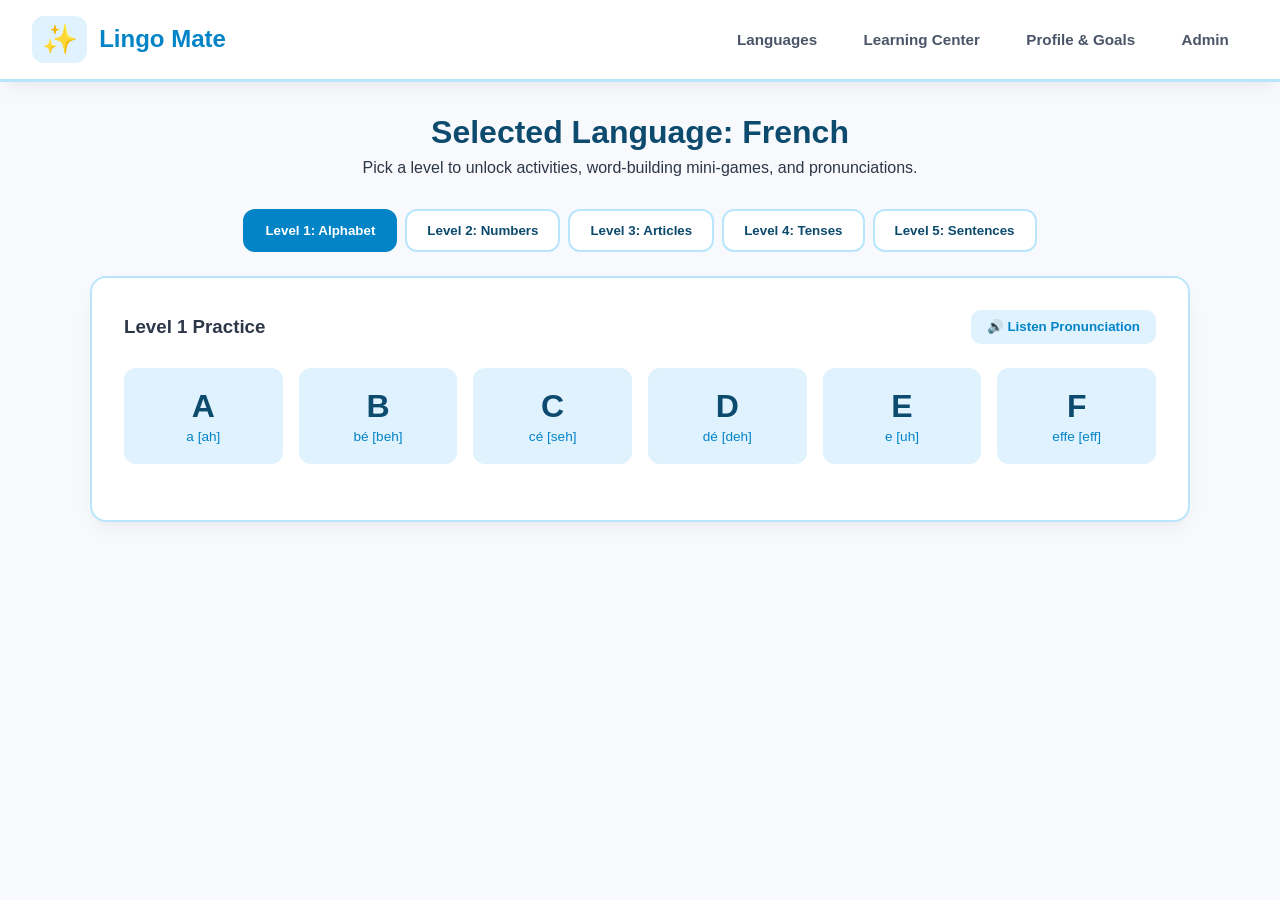
<file: index.html>
<!DOCTYPE html>
<html lang="en">
<head>
  <meta charset="UTF-8" />
  <meta name="viewport" content="width=device-width, initial-scale=1.0"/>
  <title>Lingo Mate - Interactive Language Learning</title>
  <link rel="stylesheet" href="styles.css" />
</head>
<body data-theme="default">

  <!-- Top Header Navigation -->
  <header class="app-header">
    <div class="logo-container">
      <div class="logo-icon">✨</div>
      <h1 class="app-title">Lingo Mate</h1>
    </div>
    <nav class="main-nav">
      <button class="nav-btn active" onclick="switchView('language-hub')">Languages</button>
      <button class="nav-btn" onclick="switchView('learning-center')">Learning Center</button>
      <button class="nav-btn" onclick="switchView('profile-goals')">Profile & Goals</button>
      <button class="nav-btn admin-badge" onclick="switchView('admin-management')">Admin</button>
    </nav>
  </header>

  <main class="main-container">

    <!-- VIEW 1: Language Hub (Select Language) -->
    <section id="language-hub" class="view-panel active">
      <div class="hero-banner">
        <h2>Welcome to Lingo Mate!</h2>
        <p>Choose a language below to start your gamified learning journey with English support and native audio pronunciations.</p>
      </div>

      <div class="language-grid">
        <div class="lang-card french" onclick="selectLanguage('french')">
          <div class="avatar-badge">🧑‍🎨</div>
          <h3>French</h3>
          <p>Français • Soft Pastel Azure</p>
        </div>
        <div class="lang-card german" onclick="selectLanguage('german')">
          <div class="avatar-badge">🧑‍🌾</div>
          <h3>German</h3>
          <p>Deutsch • Soft Pastel Amber</p>
        </div>
        <div class="lang-card japanese" onclick="selectLanguage('japanese')">
          <div class="avatar-badge">🥷</div>
          <h3>Japanese</h3>
          <p>日本語 • Soft Pastel Rose</p>
        </div>
        <div class="lang-card korean" onclick="selectLanguage('korean')">
          <div class="avatar-badge">🧑‍🎤</div>
          <h3>Korean</h3>
          <p>한국어 • Soft Pastel Mint</p>
        </div>
        <div class="lang-card chinese" onclick="selectLanguage('chinese')">
          <div class="avatar-badge">🧑‍💼</div>
          <h3>Chinese</h3>
          <p>中文 • Soft Pastel Peach</p>
        </div>
      </div>
    </section>

    <!-- VIEW 2: Learning Center (Select Level & Tasks) -->
    <section id="learning-center" class="view-panel">
      <div class="section-header">
        <h2 id="current-lang-title">Selected Language: French</h2>
        <p>Pick a level to unlock activities, word-building mini-games, and pronunciations.</p>
      </div>

      <!-- Japanese Script Selector (Visible only when Japanese is selected) -->
      <div id="japanese-script-selector" class="script-selector-container hidden">
        <span class="selector-label">Select Japanese Writing System:</span>
        <button class="script-btn active" onclick="selectJapaneseScript('hiragana')">Hiragana (ひらがな)</button>
        <button class="script-btn" onclick="selectJapaneseScript('katakana')">Katakana (カタカナ)</button>
        <button class="script-btn" onclick="selectJapaneseScript('kanji')">Kanji (漢字)</button>
      </div>

      <!-- Level Selector Grid -->
      <div class="level-tabs">
        <button class="level-btn active" onclick="selectLevel(1)">Level 1: Alphabet</button>
        <button class="level-btn" onclick="selectLevel(2)">Level 2: Numbers</button>
        <button class="level-btn" onclick="selectLevel(3)">Level 3: Articles</button>
        <button class="level-btn" onclick="selectLevel(4)">Level 4: Tenses</button>
        <button class="level-btn" onclick="selectLevel(5)">Level 5: Sentences</button>
      </div>

      <!-- Practice Area & Mini-Game Container -->
      <div class="practice-box">
        <div class="practice-header">
          <h3 id="level-heading">Level 1: Alphabet Practice</h3>
          <button class="audio-btn" onclick="speakCurrentItem()">🔊 Listen Pronunciation</button>
        </div>

        <div id="activity-content" class="activity-display">
          <!-- Injected dynamically by JS -->
        </div>

        <!-- Level 5 Word Scramble Mini-Game Area -->
        <div id="sentence-game-area" class="game-container hidden">
          <h4>🧩 Sentence Builder Mini-Game</h4>
          <p class="game-instruction">Arrange the scrambled words below into the correct English meaning!</p>
          <div id="target-sentence-sub" class="target-subtitle">Target: "..."</div>
          
          <div id="word-pool" class="word-pool-box"></div>
          <div id="word-slots" class="word-slots-box"></div>

          <div class="game-controls">
            <button class="action-btn hint" onclick="showHint()">💡 Helpful Hint</button>
            <button class="action-btn reset" onclick="resetWordGame()">🔄 Reset Words</button>
            <button class="action-btn submit" onclick="checkSentence()">✅ Check Answer</button>
          </div>
          <p id="game-feedback" class="feedback-msg"></p>
          <div id="hint-box" class="hint-popup hidden"></div>
        </div>
      </div>
    </section>

    <!-- VIEW 3: Profile & Goals -->
    <section id="profile-goals" class="view-panel">
      <div class="section-header">
        <h2>User Profile & Daily Study Goals</h2>
        <p>Manage your customizable practice time, study streak, and character avatar.</p>
      </div>

      <div class="profile-grid">
        <!-- Avatar Selection -->
        <div class="profile-card">
          <h3>Choose Your Avatar</h3>
          <div class="avatar-gallery">
            <button class="avatar-option active" onclick="setAvatar('🧑‍🎓')">🧑‍🎓</button>
            <button class="avatar-option" onclick="setAvatar('👩‍🎓')">👩‍🎓</button>
            <button class="avatar-option" onclick="setAvatar('🧑‍🎨')">🧑‍🎨</button>
            <button class="avatar-option" onclick="setAvatar('👩‍💻')">👩‍💻</button>
            <button class="avatar-option" onclick="setAvatar('🥷')">🥷</button>
            <button class="avatar-option" onclick="setAvatar('🧑‍🚀')">🧑‍🚀</button>
          </div>
          <div class="current-avatar-display">
            Selected: <span id="user-avatar-preview" class="lg-avatar">🧑‍🎓</span>
          </div>
        </div>

        <!-- Customizable Study Goals & Streaks -->
        <div class="profile-card">
          <h3>Customizable Study Tracker</h3>
          <div class="stat-row">
            <span>🔥 Current Study Streak:</span>
            <strong id="streak-count">5 Days</strong>
          </div>
          
          <div class="form-group">
            <label for="daily-goal-input">Daily Target (Minutes):</label>
            <input type="number" id="daily-goal-input" value="30" min="5" max="300" />
          </div>

          <div class="form-group">
            <label for="weekly-days-input">Target Days / Week:</label>
            <input type="number" id="weekly-days-input" value="5" min="1" max="7" />
          </div>

          <button class="action-btn save" onclick="saveGoals()">Save Settings</button>
          <p id="goals-status" class="status-msg"></p>
        </div>
      </div>
    </section>

    <!-- VIEW 4: Admin Management -->
    <section id="admin-management" class="view-panel">
      <div class="section-header">
        <h2>Admin Management</h2>
        <p>Edit system settings, manage user profiles, and customize curriculum sentences.</p>
      </div>

      <div class="admin-grid">
        <div class="admin-card">
          <h3>System Settings</h3>
          <div class="form-group">
            <label>Default Pronunciation Speed:</label>
            <select id="admin-tts-speed">
              <option value="0.8">0.8x (Slow)</option>
              <option value="1.0" selected>1.0x (Normal)</option>
              <option value="1.2">1.2x (Fast)</option>
            </select>
          </div>
          <div class="form-group">
            <label>Enable Strict Level Unlocking:</label>
            <input type="checkbox" id="admin-unlock-check" checked />
          </div>
        </div>

        <div class="admin-card">
          <h3>Create User Profile</h3>
          <div class="form-group">
            <label>User Identifier:</label>
            <input type="text" id="new-user-id" placeholder="e.g. Learner_01" />
          </div>
          <button class="action-btn create" onclick="createAdminUser()">Create Profile</button>
          <ul id="user-list" class="user-list-box">
            <li>Learner_01 (Default Profile)</li>
          </ul>
        </div>
      </div>
    </section>

  </main>

  <script src="script.js"></script>
</body>
</html>
</file>
<file: styles.css>
/* ==========================================================================
   Lingo Mate - Universal Pastel Gaming Stylesheet
   ========================================================================== */

:root {
  --bg-color: #f7f9fc;
  --card-bg: #ffffff;
  --text-primary: #2d3748;
  --text-secondary: #4a5568;
  --accent-color: #6c5ce7;
  --border-radius: 16px;
  --transition: all 0.25s cubic-bezier(0.4, 0, 0.2, 1);
  --shadow: 0 10px 25px -5px rgba(0, 0, 0, 0.05), 0 8px 10px -6px rgba(0, 0, 0, 0.03);
}

/* Eye-Friendly Pastel Theme Palettes per Language */
body[data-theme="french"] {
  --theme-primary: #e0f2fe;
  --theme-secondary: #bae6fd;
  --theme-accent: #0284c7;
  --theme-text: #0c4a6e;
}

body[data-theme="german"] {
  --theme-primary: #fef3c7;
  --theme-secondary: #fde68a;
  --theme-accent: #d97706;
  --theme-text: #78350f;
}

body[data-theme="japanese"] {
  --theme-primary: #ffe4e6;
  --theme-secondary: #fecdd3;
  --theme-accent: #e11d48;
  --theme-text: #881337;
}

body[data-theme="korean"] {
  --theme-primary: #ccfbf1;
  --theme-secondary: #99f6e4;
  --theme-accent: #0d9488;
  --theme-text: #134e4a;
}

body[data-theme="chinese"] {
  --theme-primary: #ffedd5;
  --theme-secondary: #fed7aa;
  --theme-accent: #ea580c;
  --theme-text: #7c2d12;
}

body[data-theme="default"] {
  --theme-primary: #ede9fe;
  --theme-secondary: #ddd6fe;
  --theme-accent: #7c3aed;
  --theme-text: #4c1d95;
}

/* Base Styles */
* {
  box-sizing: border-box;
  margin: 0;
  padding: 0;
  font-family: -apple-system, BlinkMacSystemFont, 'Segoe UI', Roboto, Helvetica, Arial, sans-serif;
}

body {
  background-color: var(--bg-color);
  color: var(--text-primary);
  min-height: 100vh;
  display: flex;
  flex-direction: column;
}

/* Top Navigation Bar */
.app-header {
  background: var(--card-bg);
  padding: 1rem 2rem;
  display: flex;
  justify-content: space-between;
  align-items: center;
  box-shadow: var(--shadow);
  border-bottom: 3px solid var(--theme-secondary);
}

.logo-container {
  display: flex;
  align-items: center;
  gap: 0.75rem;
}

.logo-icon {
  font-size: 1.8rem;
  background: var(--theme-primary);
  padding: 0.4rem 0.6rem;
  border-radius: 12px;
}

.app-title {
  font-size: 1.5rem;
  font-weight: 800;
  color: var(--theme-accent);
}

.main-nav {
  display: flex;
  gap: 0.5rem;
}

.nav-btn {
  background: transparent;
  border: none;
  padding: 0.6rem 1.2rem;
  font-size: 0.95rem;
  font-weight: 600;
  color: var(--text-secondary);
  border-radius: 10px;
  cursor: pointer;
  transition: var(--transition);
}

.nav-btn:hover, .nav-btn.active {
  background: var(--theme-primary);
  color: var(--theme-accent);
}

/* Main Container & View Panels */
.main-container {
  max-width: 1100px;
  width: 90%;
  margin: 2rem auto;
  flex: 1;
}

.view-panel {
  display: none;
  animation: fadeIn 0.3s ease-in-out;
}

.view-panel.active {
  display: block;
}

@keyframes fadeIn {
  from { opacity: 0; transform: translateY(6px); }
  to { opacity: 1; transform: translateY(0); }
}

/* Hero & Section Headers */
.hero-banner, .section-header {
  text-align: center;
  margin-bottom: 2rem;
}

.hero-banner h2, .section-header h2 {
  font-size: 2rem;
  color: var(--theme-text);
  margin-bottom: 0.5rem;
}

/* Language Cards Grid */
.language-grid {
  display: grid;
  grid-template-columns: repeat(auto-fit, minmax(180px, 1fr));
  gap: 1.5rem;
}

.lang-card {
  background: var(--card-bg);
  padding: 1.75rem 1rem;
  border-radius: var(--border-radius);
  text-align: center;
  box-shadow: var(--shadow);
  cursor: pointer;
  transition: var(--transition);
  border: 2px solid transparent;
}

.lang-card:hover {
  transform: translateY(-5px);
  border-color: var(--theme-accent);
}

.lang-card .avatar-badge {
  font-size: 2.5rem;
  margin-bottom: 0.5rem;
}

/* Level Tabs */
.level-tabs {
  display: flex;
  flex-wrap: wrap;
  gap: 0.5rem;
  justify-content: center;
  margin-bottom: 1.5rem;
}

.level-btn {
  background: var(--card-bg);
  border: 2px solid var(--theme-secondary);
  padding: 0.75rem 1.25rem;
  border-radius: 12px;
  font-weight: 600;
  color: var(--theme-text);
  cursor: pointer;
  transition: var(--transition);
}

.level-btn.active, .level-btn:hover {
  background: var(--theme-accent);
  color: #ffffff;
  border-color: var(--theme-accent);
}

/* Script Selector for Japanese */
.script-selector-container {
  display: flex;
  align-items: center;
  justify-content: center;
  gap: 0.75rem;
  margin-bottom: 1.5rem;
  background: var(--theme-primary);
  padding: 0.75rem;
  border-radius: 12px;
}

.script-btn {
  background: var(--card-bg);
  border: 1px solid var(--theme-secondary);
  padding: 0.4rem 0.8rem;
  border-radius: 8px;
  cursor: pointer;
  font-weight: 600;
}

.script-btn.active {
  background: var(--theme-accent);
  color: #fff;
}

/* Practice Display Box */
.practice-box {
  background: var(--card-bg);
  border-radius: var(--border-radius);
  padding: 2rem;
  box-shadow: var(--shadow);
  border: 2px solid var(--theme-secondary);
}

.practice-header {
  display: flex;
  justify-content: space-between;
  align-items: center;
  margin-bottom: 1.5rem;
}

.audio-btn {
  background: var(--theme-primary);
  color: var(--theme-accent);
  border: none;
  padding: 0.6rem 1rem;
  border-radius: 10px;
  font-weight: 700;
  cursor: pointer;
}

.activity-display {
  display: grid;
  grid-template-columns: repeat(auto-fill, minmax(140px, 1fr));
  gap: 1rem;
  margin-bottom: 1.5rem;
}

.item-card {
  background: var(--theme-primary);
  padding: 1.25rem 0.5rem;
  border-radius: 12px;
  text-align: center;
  cursor: pointer;
  transition: var(--transition);
}

.item-card:hover {
  transform: scale(1.04);
}

.item-card .char {
  font-size: 2rem;
  font-weight: bold;
  color: var(--theme-text);
}

.item-card .sub {
  font-size: 0.85rem;
  color: var(--theme-accent);
  margin-top: 0.25rem;
}

/* Mini-Game Box */
.game-container {
  background: var(--theme-primary);
  padding: 1.5rem;
  border-radius: 14px;
  margin-top: 1rem;
}

.word-pool-box, .word-slots-box {
  display: flex;
  flex-wrap: wrap;
  gap: 0.5rem;
  min-height: 50px;
  padding: 0.75rem;
  background: var(--card-bg);
  border-radius: 10px;
  margin: 0.75rem 0;
}

.word-chip {
  background: var(--theme-secondary);
  color: var(--theme-text);
  padding: 0.5rem 0.9rem;
  border-radius: 8px;
  font-weight: 700;
  cursor: pointer;
}

.action-btn {
  border: none;
  padding: 0.6rem 1rem;
  border-radius: 8px;
  font-weight: bold;
  cursor: pointer;
  margin-right: 0.4rem;
}

.action-btn.submit { background: #10b981; color: white; }
.action-btn.reset { background: #ef4444; color: white; }
.action-btn.hint { background: #f59e0b; color: white; }
.action-btn.save { background: var(--theme-accent); color: white; }

.hidden { display: none !important; }

/* Profile & Admin Layout */
.profile-grid, .admin-grid {
  display: grid;
  grid-template-columns: repeat(auto-fit, minmax(280px, 1fr));
  gap: 1.5rem;
}

.profile-card, .admin-card {
  background: var(--card-bg);
  padding: 1.5rem;
  border-radius: var(--border-radius);
  box-shadow: var(--shadow);
}

.avatar-gallery {
  display: flex;
  gap: 0.5rem;
  margin: 1rem 0;
}

.avatar-option {
  font-size: 2rem;
  background: transparent;
  border: 2px solid transparent;
  border-radius: 10px;
  cursor: pointer;
}

.avatar-option.active {
  border-color: var(--theme-accent);
  background: var(--theme-primary);
}

.form-group {
  margin-bottom: 1rem;
}

.form-group label {
  display: block;
  font-size: 0.9rem;
  font-weight: 600;
  margin-bottom: 0.3rem;
}

.form-group input, .form-group select {
  width: 100%;
  padding: 0.6rem;
  border: 1px solid #cbd5e1;
  border-radius: 8px;
}
</file>
